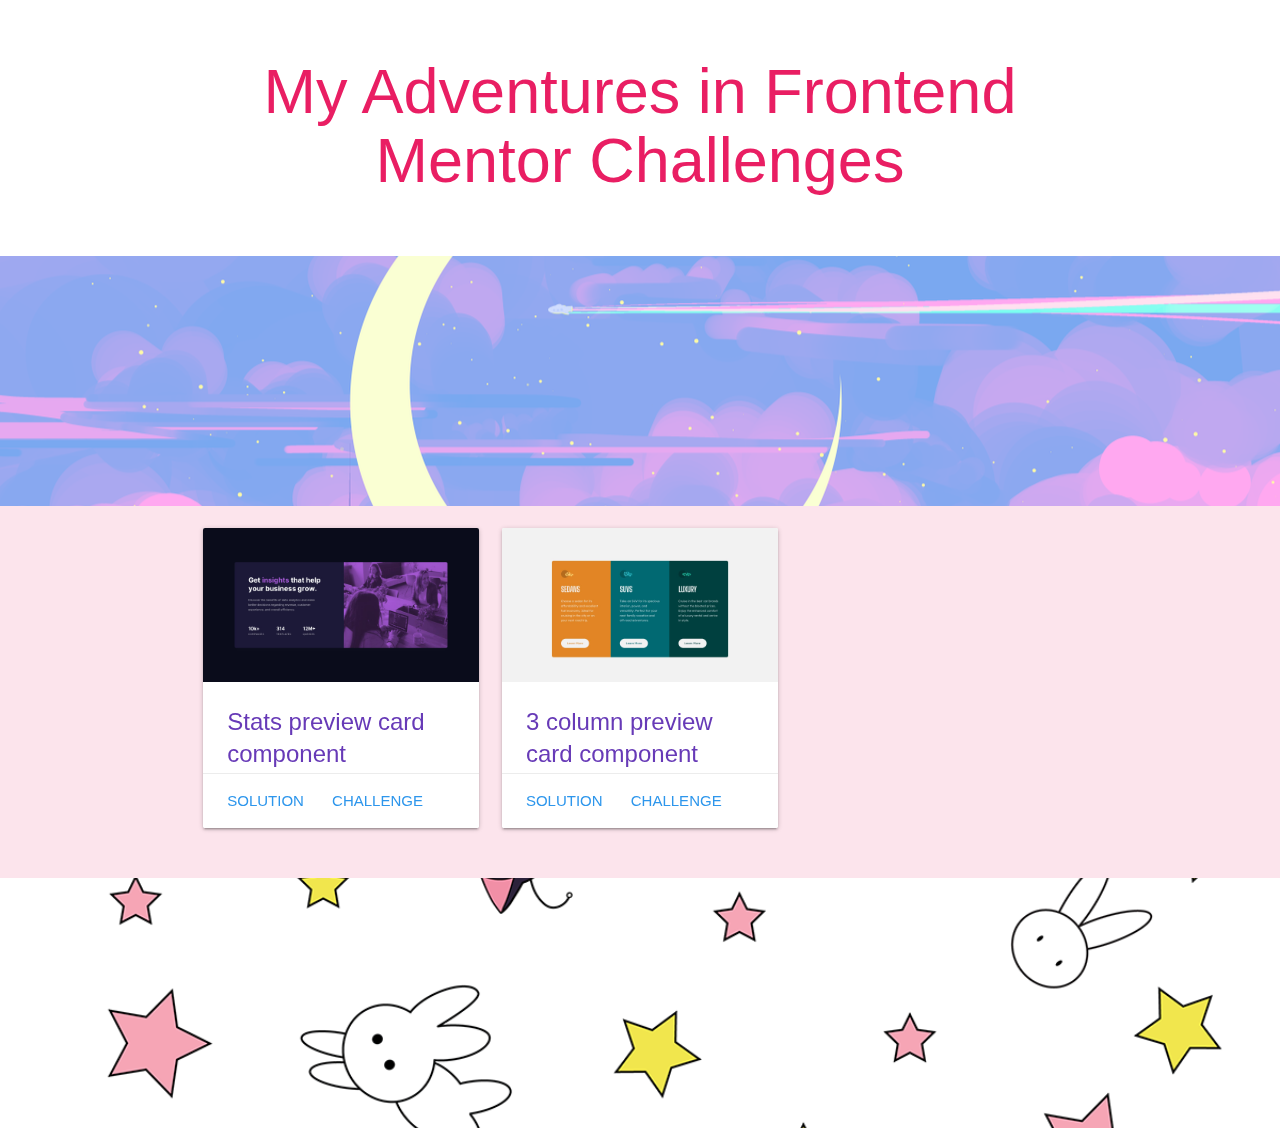
<file: index.html>
<!DOCTYPE html>
<html lang="en-US">

<head>
  <meta charset="UTF-8">
  <meta http-equiv="X-UA-Compatible" content="IE=edge">
  <meta name="viewport" content="width=device-width, initial-scale=1.0">
  <!--Import Google Icon Font-->
  <link href="https://fonts.googleapis.com/icon?family=Material+Icons" rel="stylesheet">
  <!--Import materialize.css-->
  <!-- Compiled and minified CSS -->
  <link rel="stylesheet" href="https://cdnjs.cloudflare.com/ajax/libs/materialize/1.0.0/css/materialize.min.css">
  <link rel="stylesheet" href="./style.css">

  <title>FrontEnd Mentor Challenges</title>
</head>

<body>
  <div class="section white">
    <div class="row container">
      <h1 class="center pink-text accent-1-text">My Adventures in Frontend Mentor Challenges</h1>
    </div>
  </div>
  <div class="parallax-container">
    <div class="parallax"><img src="./images/background-lua.png"></div>
  </div>
  
  <section class="section pink lighten-5">
    <div class="row container">
      <div class="col s12 m4">
        <div class="card small">
          <div class="card-image">
            <img src="/stats-preview-card-component-main/design/desktop-design.jpg">
          </div>
          <div class="card-content">
            <span class="card-title deep-purple-text">Stats preview card component</span>
          </div>
          <div class="card-action">
            <a href="./stats-preview-card-component-main/">Solution</a>
            <a href="https://www.frontendmentor.io/challenges/stats-preview-card-component-8JqbgoU62"
              target="_blank">Challenge</a>
          </div>
        </div>
      </div>
      <div class="col s12 m4">
        <div class="card small">
          <div class="card-image">
            <img src="/3-column-preview-card-component-main/design/desktop-design.jpg">
          </div>
          <div class="card-content">
            <span class="card-title deep-purple-text">3 column preview card component</span>
          </div>
          <div class="card-action">
            <a href="./3-column-preview-card-component-main/">Solution</a>
            <a href="https://www.frontendmentor.io/challenges/3column-preview-card-component-pH92eAR2-"
              target="_blank">Challenge</a>
          </div>
        </div>
      </div>
    </div>
  </section>
  <div class="parallax-container">
    <div class="parallax"><img src="./images/background.png"></div>
  </div>

  <!-- Compiled and minified JavaScript -->
  <script src="https://cdnjs.cloudflare.com/ajax/libs/materialize/1.0.0/js/materialize.min.js"></script>
  <script src="./script.js"></script>
</body>

</html>
</file>
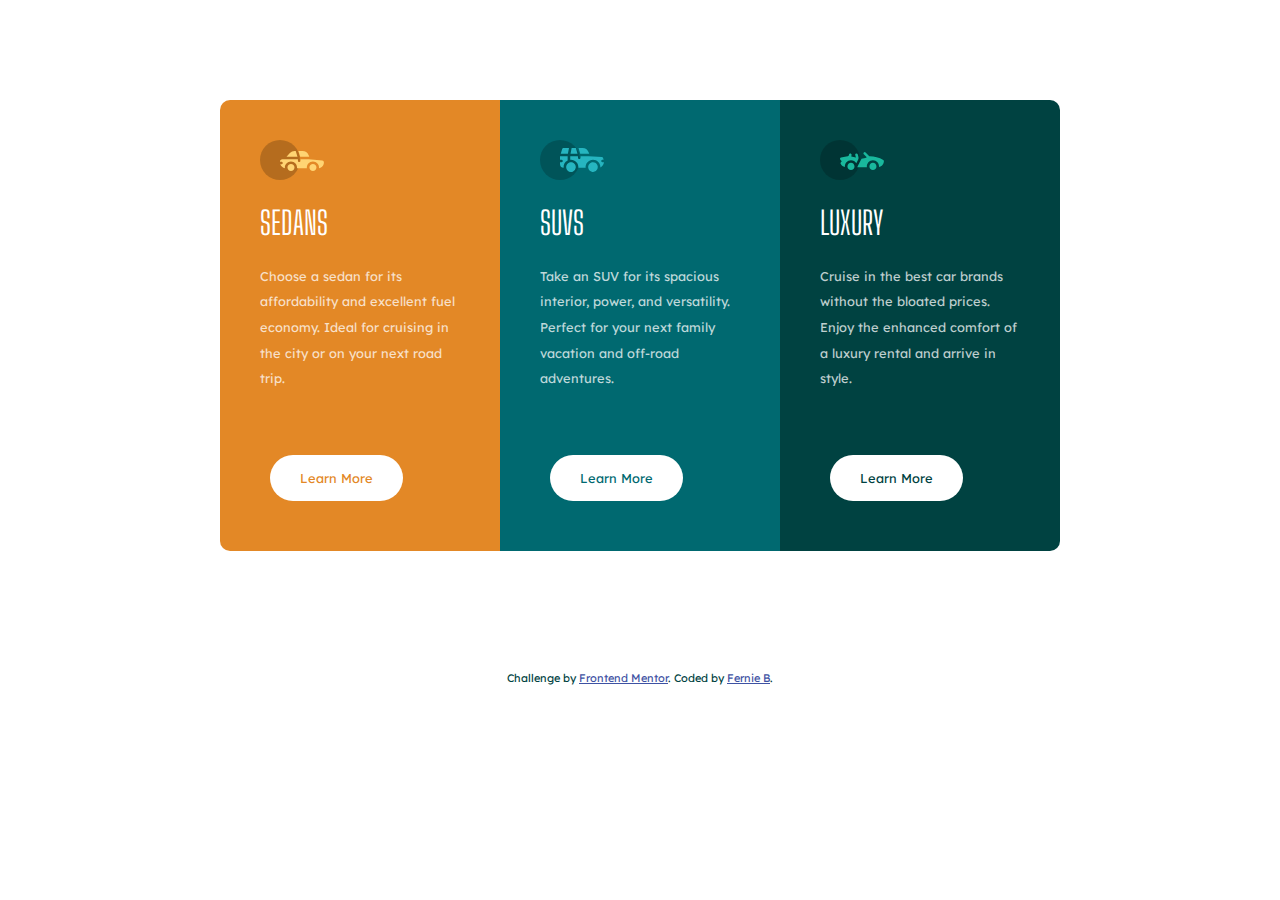
<file: 3-column-preview-card-component-main/index.html>
<!DOCTYPE html>
<html lang="en-US">

<head>
  <meta charset="UTF-8">
  <meta name="viewport" content="width=device-width, initial-scale=1.0">
  <!-- displays site properly based on user's device -->

  <link rel="icon" type="image/png" sizes="32x32" href="./images/favicon-32x32.png">
  <link rel="stylesheet" href="./style.css">

  <link rel="preconnect" href="https://fonts.googleapis.com">
  <link rel="preconnect" href="https://fonts.gstatic.com" crossorigin>
  <link href="https://fonts.googleapis.com/css2?family=Big+Shoulders+Display:wght@700&family=Lexend+Deca&display=swap"
    rel="stylesheet">
  <title>Frontend Mentor | 3-column preview card component</title>

  <style>

  </style>
</head>

<body>
  <main class="container">
    <div class="card orange card-first">
      <svg width="64" height="40" xmlns="http://www.w3.org/2000/svg">
        <g fill="none" fill-rule="evenodd">
          <circle fill="#000" opacity=".201" cx="20" cy="20" r="20" />
          <path
            d="M52.936 24.11c1.942 0 3.517 1.542 3.517 3.445 0 1.903-1.575 3.445-3.517 3.445s-3.516-1.542-3.516-3.445c0-1.903 1.574-3.445 3.516-3.445zm-21.957 0c1.942 0 3.517 1.542 3.517 3.445 0 1.903-1.575 3.445-3.517 3.445s-3.516-1.542-3.516-3.445c0-1.903 1.574-3.445 3.516-3.445zm6.948-4.848v1.429c0 .716.61 1.293 1.348 1.259a1.295 1.295 0 001.225-1.295v-1.393h8.256l13.483 1.313c.956.093 1.676.881 1.676 1.814 0 2.89-2.126 5.303-4.926 5.819.397-3.557-2.458-6.62-6.053-6.62-3.646 0-6.504 3.14-6.039 6.723h-9.879c.466-3.588-2.397-6.722-6.039-6.722-3.595 0-6.45 3.062-6.052 6.62-2.14-.398-3.916-1.912-4.61-3.931h1.142c.731 0 1.32-.598 1.285-1.322-.033-.678-.629-1.2-1.322-1.2H20v-.251c0-1.274 1.066-2.243 2.306-2.243h15.62zM42.59 11c2.645 0 4.99 1.556 5.972 3.963l.726 1.779H40.17L38.413 11h4.178zm-6.865 0l1.758 5.741H26.505l3.357-3.654A6.502 6.502 0 0134.644 11h1.082z"
            fill="#FFD473" fill-rule="nonzero" />
        </g>
      </svg>
      <h1>Sedans</h1>
      <div class="card-context">
        <p>
          Choose a sedan for its affordability and excellent fuel economy. Ideal for cruising in the city
          or on your next road trip.</p>
      </div>
      <button class="learn-more">Learn More</button>
    </div>
    <div class="card cyan-dark">
      <svg width="64" height="40" xmlns="http://www.w3.org/2000/svg">
        <g fill="none" fill-rule="evenodd">
          <circle fill="#000" opacity=".201" cx="20" cy="20" r="20" />
          <path
            d="M31.002 22.358c2.917 0 5.18 2.593 4.762 5.506a4.828 4.828 0 01-2.962 3.778 4.797 4.797 0 01-5.3-1.165c-1.188-1.26-1.235-2.613-1.263-2.613-.42-2.924 1.857-5.506 4.763-5.506zm22 0c3.457 0 5.798 3.567 4.41 6.744A4.816 4.816 0 0152.3 31.94a4.826 4.826 0 01-4.06-4.077c-.42-2.915 1.846-5.506 4.762-5.506zm-15.04-6.083v1.462a1.29 1.29 0 001.352 1.29c.693-.033 1.227-.631 1.227-1.326v-1.426h8.3l13.056.716a1.29 1.29 0 011.164.917c.27.895.446 1.477.563 1.87h-1.047c-.694 0-1.291.534-1.324 1.228a1.29 1.29 0 001.288 1.352h1.445c-.164 2.225-1.57 4.193-3.6 5.05.13-4.212-3.255-7.63-7.384-7.63-4.317 0-7.762 3.718-7.358 8.086h-7.285c.43-4.655-3.503-8.531-8.131-8.046v-3.543h7.734zm-10.312 0v4.308a7.4 7.4 0 00-4.006 7.274 3.874 3.874 0 01-3.642-3.864v-1.635h1.46a1.29 1.29 0 000-2.58h-1.461v-3.213l.003-.29h7.646zm14.986-8.196c2.65 0 5 1.592 5.984 4.055l.63 1.579a5.525 5.525 0 01-.065-.004l-.026-.002-.034-.002-.022-.002a4.178 4.178 0 00-.224-.006l-.098-.001h-.039l-.136-.001h-.052l-.326-.001H40.211L38.528 8.08zm-13.632 0l-1.122 5.616h-7.144l1.47-4.71a1.29 1.29 0 011.231-.906h5.565zm6.832 0l1.683 5.615h-7.007l1.121-5.615h4.203z"
            fill="#26B5C0" fill-rule="nonzero" />
        </g>
      </svg>
      <h1>SUVs</h1>
      <div class="card-context">
        <p>
          Take an SUV for its spacious interior, power, and versatility. Perfect for your next family vacation
          and off-road adventures.</p>
      </div>
      <button class="learn-more">Learn More</button>
    </div>
    <div class="card cyan-very-dark card-last">
      <svg width="64" height="40" xmlns="http://www.w3.org/2000/svg">
        <g fill="none" fill-rule="evenodd">
          <circle fill="#000" opacity=".201" cx="20" cy="20" r="20" />
          <path
            d="M30.98 22.835c1.941 0 3.516 1.604 3.516 3.583 0 1.978-1.575 3.582-3.517 3.582s-3.516-1.604-3.516-3.582c0-1.979 1.574-3.583 3.516-3.583zm21.956 0c1.942 0 3.517 1.604 3.517 3.583 0 1.978-1.575 3.582-3.517 3.582s-3.516-1.604-3.516-3.582c0-1.979 1.574-3.583 3.516-3.583zm-9.143-10.45a1.27 1.27 0 011.819 0l3.715 3.784c4.444-.115 9.7 1.142 13.964 3.753.387.237.624.664.624 1.124 0 3.006-2.126 5.514-4.926 6.05.397-3.698-2.458-6.882-6.053-6.882-3.646 0-6.504 3.264-6.039 6.99h-9.669c.76-1.544.993-2.026 1.337-2.711l.082-.162c.421-.835 1.056-2.07 2.883-5.65 1.68-.023 3.47-.408 5.247-1.403l-2.984-3.04a1.328 1.328 0 010-1.854zm-7.68 1.064c.683-.2 1.395.202 1.592.898l.749 2.652a3.46 3.46 0 01-.247 2.51l-1.733 3.395-.216.424c-1.07-1.89-3.06-3.114-5.279-3.114-3.595 0-6.45 3.184-6.052 6.885-1.832-.347-3.414-1.537-4.278-3.276a1.331 1.331 0 01.117-1.376l.955-1.303-1.325-1.295c-.751-.735-.376-2.024.64-2.231l6.614-1.346.13-.026c.092-.019.145-.03.157-.031.314-.146 1.07-.591 1.07-1.506 0-.734.592-1.327 1.316-1.31.712.016 1.268.662 1.256 1.388a4.11 4.11 0 01-.348 1.611 22.69 22.69 0 014.7 1.146l-.7-2.473a1.314 1.314 0 01.882-1.622z"
            fill="#19B89D" fill-rule="nonzero" />
        </g>
      </svg>
      <h1>Luxury</h1>
      <div class="card-context">
        <p>
          Cruise in the best car brands without the bloated prices. Enjoy the enhanced comfort of a luxury
          rental and arrive in style.</p>
      </div>
      <button class="learn-more">Learn More</button>
    </div>
  </main>
  <footer class="container">
    <div class="attribution">
      Challenge by <a href="https://www.frontendmentor.io?ref=challenge" target="_blank">Frontend Mentor</a>.
      Coded by <a href="#">Fernie B</a>.
    </div>
  </footer>
</body>

</html>
</file>
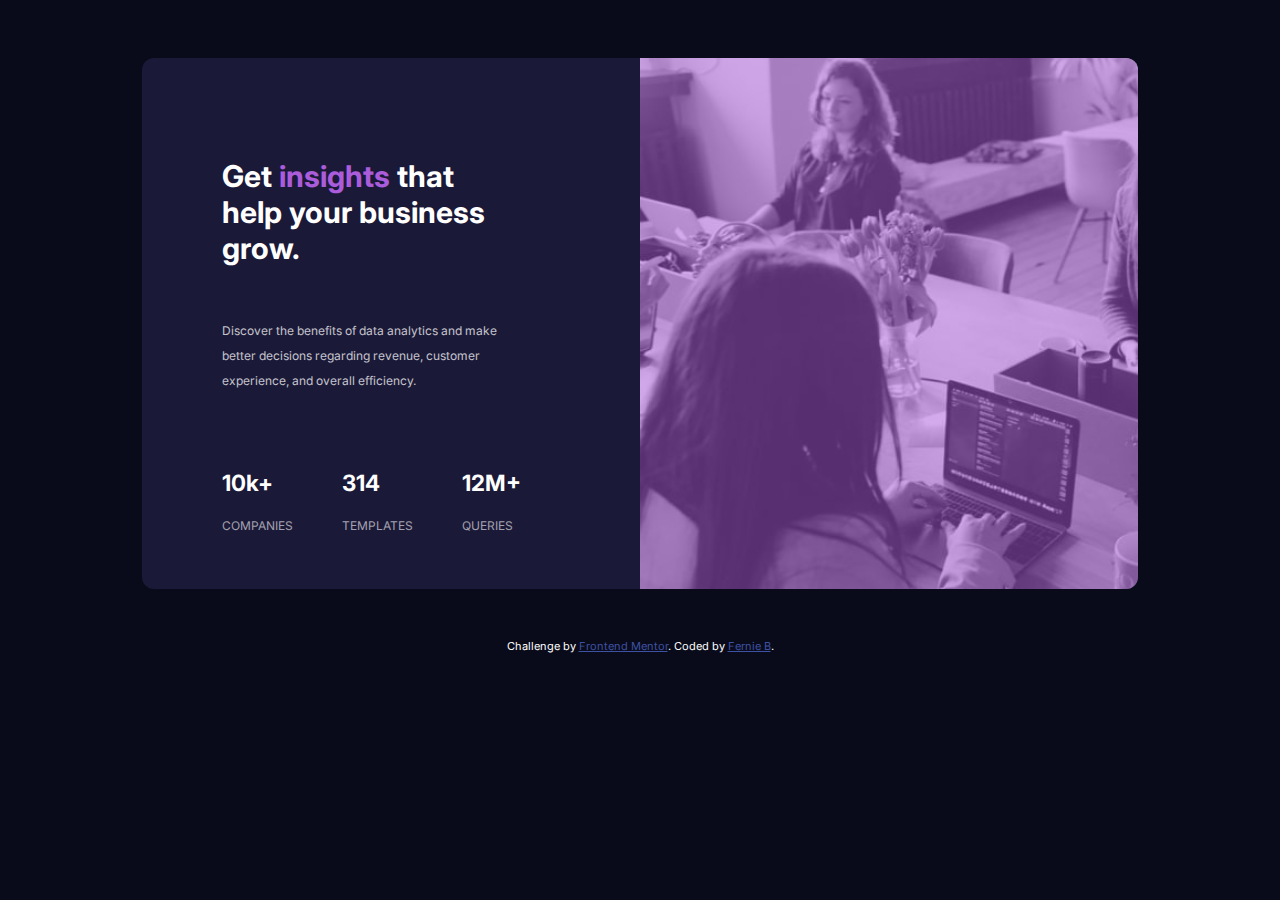
<file: stats-preview-card-component-main/index.html>
<!DOCTYPE html>
<html lang="en-US">

<head>
  <meta charset="UTF-8">
  <meta name="viewport" content="width=device-width, initial-scale=1.0">
  <!-- displays site properly based on user's device -->

  <link rel="icon" type="image/png" sizes="32x32" href="./images/favicon-32x32.png">
  <link rel="stylesheet" href="style.css">
  <link rel="preconnect" href="https://fonts.googleapis.com">
  <link rel="preconnect" href="https://fonts.gstatic.com" crossorigin>
  <link href="https://fonts.googleapis.com/css2?family=Inter:wght@400;700&family=Lexend+Deca&display=swap"
    rel="stylesheet">

  <title>Frontend Mentor | Stats preview card component</title>

</head>

<body>
  <main class="container">
    <div class="card">

      <div class="card-image">
        <div class="image border-radius">
          <div class="cover-image border-radius"></div>
        </div>
      </div>

      <div class="card-content">
        <h1 class="main-title">Get <span class="purple-text">insights</span> that help your business grow.</h1>
        <p>Discover the benefits of data analytics and make better decisions regarding revenue, customer
          experience, and overall efficiency.</p>
        <div class="card-small-line">
          <div class="card-small">
            <h2>10k+</h2> <span class="uppercase">companies</span>
          </div>
          <div class="card-small">
            <h2>314</h2> <span class="uppercase">templates</span>
          </div>
          <div class="card-small">
            <h2 class="uppercase">12m+</h2> <span class="uppercase">queries</span>
          </div>
        </div>
      </div>

    </div>

  </main>

  <footer>
    <div class="attribution">
      Challenge by <a href="https://www.frontendmentor.io?ref=challenge" target="_blank">Frontend Mentor</a>.
      Coded by <a href="https://github.com/FernandaBroch">Fernie B</a>.
    </div>
  </footer>

</body>

</html>
</file>
<file: style.css>
.parallax-container {
  height: 250px;
}

.card .card-action a:not(.btn):not(.btn-large):not(.btn-small):not(.btn-large):not(.btn-floating){
  color: rgb(45, 150, 236);
}
</file>
<file: 3-column-preview-card-component-main/style.css>
body {
  font: 100% "Lexend Deca", sans-serif;
  font-size: 15px;
  color: white;
}

main {
  margin-top: 80px;
  margin-bottom: 80px;
}

h1 {
  font: 100% "Big Shoulders Display", cursive;
}

button {
  cursor: pointer;
  background-color: white;
  font: 100% "Lexend Deca", sans-serif;
  padding: 15px 30px;
  border-style: none;
  border-color: white;
  border-radius: 30px;
  margin: 10px;
}

.container {
  display: flex;
  flex-wrap: wrap;
  justify-content: center;
  align-items: center;
  padding: 20px;
}

@media (min-width: 986px) {
  body {
    font-size: 80%;
  }

  button {
    margin-top: 50px;
  }

  .container {
    flex-wrap: nowrap;
  }
}
.card {
  padding: 40px;
}

.card h1 {
  font-size: 250%;
  text-transform: uppercase;
}

.card-context {
  color: rgba(255, 255, 255, 0.75);
  line-height: 150%;
}

.orange {
  background-color: #e38826;
}

.cyan-dark {
  background-color: #006970;
}

.cyan-very-dark {
  background-color: #004241;
}

.orange button {
  color: #e38826;
}

.cyan-dark button {
  color: #006970;
}

.cyan-very-dark button {
  color: #004241;
}

.card-first {
  border-start-start-radius: 10px;
  border-start-end-radius: 10px;
}

.card-last {
  border-end-start-radius: 10px;
  border-end-end-radius: 10px;
}

@media (min-width: 986px) {
  .card {
    max-width: 200px;
  }

  .card-context {
    line-height: 200%;
  }

  .card-first {
    border-start-start-radius: 10px;
    border-start-end-radius: 0px;
    border-end-start-radius: 10px;
  }

  .card-last {
    border-start-end-radius: 10px;
    border-end-start-radius: 0px;
    border-end-end-radius: 10px;
  }
}
.attribution {
  font-size: 11px;
  text-align: center;
  color: #004241;
}

.attribution a {
  color: #3e52a3;
}

/*# sourceMappingURL=style.css.map */
</file>
<file: stats-preview-card-component-main/style.css>
body {
  background-color: hsl(233, 47%, 7%);
  color: hsl(0, 0%, 100%);
  font-size: 15px;
  font-family: 'Inter', sans-serif;
}
h1, h3{
  font-family: 'Inter', sans-serif;
}

p{
  color: hsla(0, 0%, 100%, 0.75);
  line-height: 25px;
  padding: 0 10px 0 10px;
  
}

.container{
  padding: 50px 10px 50px 10px;
  display: flex;
  flex-wrap: wrap;
  justify-content: center;
  align-content: center;
  
}

.card {
  max-width: 375px;
  display: flex;
  flex-wrap: wrap;
  justify-content: center;
  align-content: center;
  border-radius: 12px;
  background-color: hsl(244, 38%, 16%);
  
}

.card-image {
  display: flex;
  flex-wrap: wrap;
  justify-content: center;
  min-width: 100%;
}
.card-content{
  display: flex;
  flex-direction: column;
  text-align: center;
  padding: 30px;
}

.card-content span{
  color: hsl(277, 64%, 61%);
}
.card-small{
  margin: 15px 0 15px 0;
  
}
.card-small span{
  color: hsla(0, 0%, 100%, 0.6);
  font-size: 80%;
}
.border-radius {
  -webkit-border-top-left-radius: 12px;
  -webkit-border-top-right-radius: 12px;
  -moz-border-radius-topleft: 12px;
  -moz-border-radius-topright: 12px;
  border-top-left-radius: 12px;
  border-top-right-radius: 12px;
}

.image {
  background: url("./images/image-header-mobile.jpg");
  background-size: cover;
  min-height: 200px;
  min-width: 100%;
  
}

.cover-image {
  background: hsla(277, 64%, 61%, 0.514);
  overflow: hidden;
  height: 100%;
  z-index: 2;
}

.attribution {
  font-size: 11px;
  text-align: center;
}

.attribution a {
  color: hsl(228, 45%, 44%);
}
.uppercase{
  text-transform: uppercase;
}

@media (min-width: 986px) {
  p{
    padding: 0px;
    padding-top: 20px;
    font-size: 80%;
  }
  .card {
    min-width: 80%;
    display: flex;
    flex-direction:row-reverse;
    flex-wrap: nowrap;
    justify-content: center;
    align-content: center;
    border-radius: 12px;
    background-color: hsl(244, 38%, 16%);
    
  }

  .card-image {
    display: flex;
    flex-wrap: wrap;
    justify-content: center;
    min-width: 50%;
  }
  .card-content{
    text-align: left;
    padding-left: 80px;
    padding-right: 12%;
    padding-top: 80px;
    padding-bottom: 40px;
    
  }
  .border-radius {
    -webkit-border-bottom-right-radius: 12px;
    -webkit-border-top-left-radius: 0px;
    -webkit-border-top-right-radius: 12px;
    -moz-border-radius-bottomright: 12px;
    -moz-border-radius-toprleft: 0px;
    -moz-border-radius-topright: 12px;
    border-bottom-right-radius: 12px;
    border-top-left-radius: 0px;
    border-top-right-radius: 12px;
  }
  .card-small-line{
    display: flex;
    justify-content: space-between;
    padding-top: 30px;
  }
}
@media (min-width: 1440px){
  p{
    font-size: 100%;
  }
  .container{
    margin-top: 100px;
  }
}
</file>
